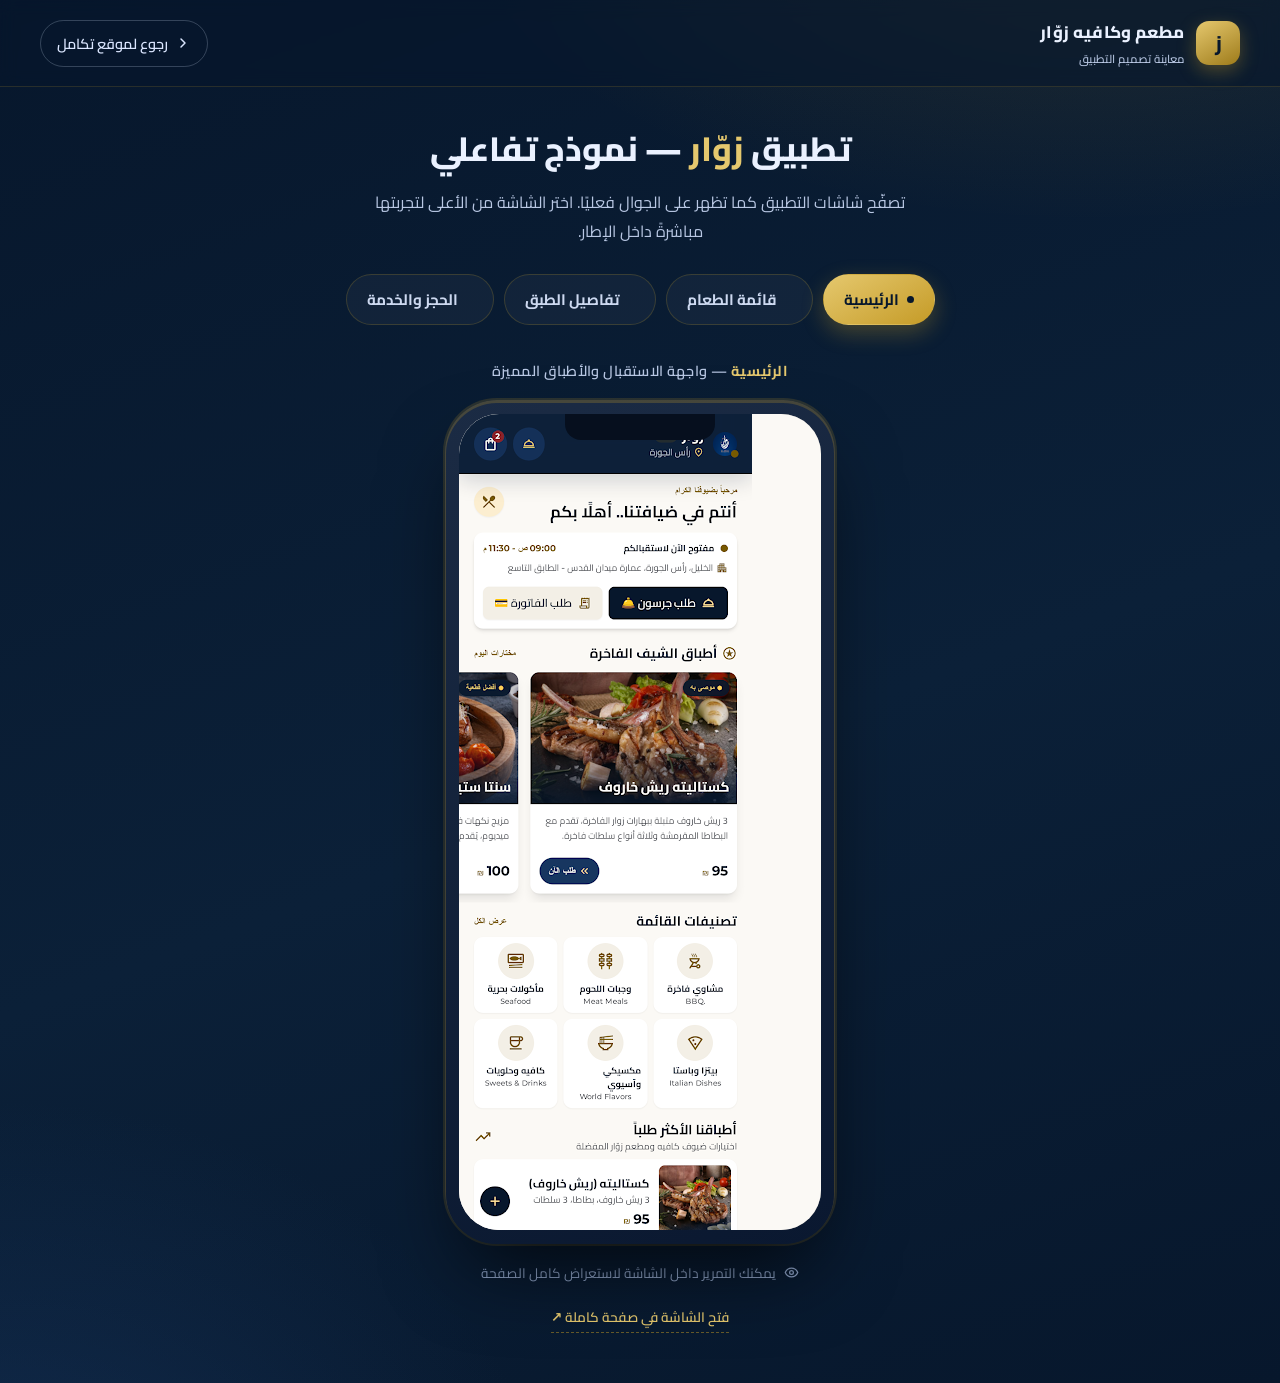
<file: zuwar/app.html>
<!DOCTYPE html>
<html lang="ar" dir="rtl">
<head>
  <meta charset="UTF-8" />
  <meta name="viewport" content="width=device-width, initial-scale=1.0" />
  <title>تطبيق مطعم زوّار — معاينة حية | تكامل</title>
  <meta name="description" content="معاينة حية لتصميم تطبيق مطعم وكافيه زوّار في الخليل: الرئيسية، قائمة الطعام، تفاصيل الطبق، وحجز الطاولة وطلب الخدمة." />
  <meta name="robots" content="index, follow" />
  <link rel="preconnect" href="https://fonts.googleapis.com" />
  <link rel="preconnect" href="https://fonts.gstatic.com" crossorigin />
  <link href="https://fonts.googleapis.com/css2?family=Cairo:wght@400;500;600;700;800&family=Montserrat:wght@500;600;700&display=swap" rel="stylesheet" />
  <link rel="icon" type="image/svg+xml" href="../favicon.svg" />
  <style>
    :root{
      --navy:#07172C; --navy-2:#0E294B; --navy-3:#173660;
      --gold:#C59B27; --gold-2:#E5C86E; --gold-deep:#9E7B1A;
      --cream:#FBF9F5; --ink:#0f1a40;
      --line:rgba(197,155,39,.28);
    }
    *{box-sizing:border-box;}
    html,body{margin:0;padding:0;}
    body{
      font-family:"Cairo",system-ui,sans-serif;
      color:#eaf1ff;
      min-height:100vh;
      background:
        radial-gradient(1100px 600px at 85% -10%, rgba(197,155,39,.16), transparent 60%),
        radial-gradient(900px 700px at 0% 110%, rgba(23,54,96,.55), transparent 60%),
        linear-gradient(160deg,#07172C 0%,#0b2038 55%,#07172C 100%);
      display:flex; flex-direction:column;
    }
    a{text-decoration:none;color:inherit;}

    /* Top bar */
    .bar{
      display:flex; align-items:center; justify-content:space-between; gap:14px;
      padding:16px clamp(16px,4vw,40px);
      border-bottom:1px solid rgba(197,155,39,.18);
      background:rgba(7,23,44,.55); backdrop-filter:blur(8px);
      position:sticky; top:0; z-index:20;
    }
    .brand{display:flex; align-items:center; gap:12px; min-width:0;}
    .brand-mark{
      width:44px;height:44px;border-radius:13px;flex:none;
      display:grid;place-items:center;
      background:linear-gradient(150deg,var(--gold-2),var(--gold-deep));
      color:var(--navy); font-weight:800; font-size:1.25rem; line-height:1;
      box-shadow:0 6px 18px rgba(197,155,39,.35);
    }
    .brand-txt{min-width:0;}
    .brand-txt b{display:block;font-size:1.05rem;font-weight:800;letter-spacing:.01em;white-space:nowrap;}
    .brand-txt span{display:block;font-size:.72rem;color:#b9c8e4;font-weight:500;white-space:nowrap;}
    .back{
      display:inline-flex;align-items:center;gap:7px;flex:none;
      font-size:.9rem;font-weight:600;color:#dbe6ff;
      border:1px solid rgba(219,230,255,.22);border-radius:999px;
      padding:9px 16px;transition:.2s;white-space:nowrap;
    }
    .back:hover{background:rgba(255,255,255,.08);border-color:var(--gold);color:#fff;}
    .back svg{width:16px;height:16px;}
    .back-short{display:none;}

    /* Intro */
    .intro{text-align:center;padding:30px 20px 6px;}
    .intro h1{margin:0 0 8px;font-size:clamp(1.5rem,4vw,2.1rem);font-weight:800;}
    .intro h1 .g{color:var(--gold-2);}
    .intro p{margin:0 auto;max-width:560px;color:#b9c8e4;font-size:1rem;line-height:1.8;}

    /* Tabs */
    .tabs{
      display:flex;flex-wrap:wrap;gap:10px;justify-content:center;
      padding:22px 16px 6px;
    }
    .tab{
      display:inline-flex;align-items:center;gap:8px;
      padding:10px 20px;border-radius:999px;cursor:pointer;
      font-family:inherit;font-size:.95rem;font-weight:700;
      color:#cdd9f0;background:rgba(255,255,255,.04);
      border:1px solid rgba(197,155,39,.22);transition:.22s;
    }
    .tab .dot{width:7px;height:7px;border-radius:50%;background:transparent;transition:.22s;}
    .tab:hover{color:#fff;border-color:var(--gold);}
    .tab.active{
      color:var(--navy);
      background:linear-gradient(150deg,var(--gold-2),var(--gold));
      border-color:transparent;box-shadow:0 8px 22px rgba(197,155,39,.32);
    }
    .tab.active .dot{background:var(--navy);}

    /* Stage + phone */
    .stage{
      flex:1;display:flex;flex-direction:column;align-items:center;
      padding:26px 16px 50px;gap:16px;
    }
    .screen-label{font-size:.9rem;color:#b9c8e4;font-weight:600;letter-spacing:.03em;}
    .screen-label b{color:var(--gold-2);}
    .phone{
      position:relative;width:390px;max-width:94vw;
      aspect-ratio:390/844;border-radius:52px;padding:14px;
      background:linear-gradient(160deg,#1b2b44,#0a1830);
      box-shadow:
        0 2px 0 1px rgba(197,155,39,.25) inset,
        0 40px 80px -20px rgba(0,0,0,.7),
        0 0 0 2px rgba(197,155,39,.18);
    }
    .phone::before{ /* notch */
      content:"";position:absolute;top:14px;left:50%;transform:translateX(-50%);
      width:150px;height:26px;background:#060f1e;border-radius:0 0 16px 16px;z-index:3;
    }
    .phone-screen{
      position:relative;width:100%;height:100%;
      border-radius:40px;overflow:hidden;background:var(--cream);
      box-shadow:0 0 0 1px rgba(0,0,0,.4) inset;
    }
    .phone-screen iframe{width:100%;height:100%;border:0;display:block;background:var(--cream);}
    .phone-loader{
      position:absolute;inset:0;display:grid;place-items:center;
      background:var(--cream);color:var(--gold-deep);z-index:2;transition:opacity .4s;
    }
    .phone-loader.hidden{opacity:0;pointer-events:none;}
    .spin{width:34px;height:34px;border-radius:50%;border:3px solid rgba(158,123,26,.25);
      border-top-color:var(--gold-deep);animation:spin .8s linear infinite;}
    @keyframes spin{to{transform:rotate(360deg);}}

    .hint{display:flex;align-items:center;gap:8px;color:#8ea3c6;font-size:.85rem;}
    .hint svg{width:15px;height:15px;}
    .open-raw{
      display:inline-flex;align-items:center;gap:7px;margin-top:2px;
      font-size:.85rem;font-weight:600;color:var(--gold-2);
      border-bottom:1px dashed rgba(197,155,39,.5);padding-bottom:2px;
    }
    .open-raw:hover{color:#fff;}

    @media (max-width:600px){
      .bar{padding:12px 16px;gap:10px;}
      .brand{gap:10px;}
      .brand-mark{width:38px;height:38px;border-radius:11px;font-size:1.05rem;}
      .brand-txt b{font-size:.92rem;}
      .brand-txt span{font-size:.66rem;}
      .back{padding:8px 13px;font-size:.85rem;}
      .back-long{display:none;}
      .back-short{display:inline;}

      .intro{padding:22px 18px 4px;}
      .intro h1{font-size:1.4rem;line-height:1.5;}
      .intro p{font-size:.9rem;line-height:1.7;}

      .tabs{gap:8px;padding:16px 12px 4px;}
      .tab{padding:8px 15px;font-size:.85rem;}

      .stage{padding:20px 14px 40px;gap:12px;}
      .screen-label{font-size:.82rem;text-align:center;}
      .hint{font-size:.78rem;text-align:center;justify-content:center;}
      .hint svg{flex:none;}
      .open-raw{font-size:.82rem;}
    }
    @media (max-width:480px){
      .phone{border-radius:44px;padding:11px;}
      .phone-screen{border-radius:34px;}
      .tab{padding:8px 13px;font-size:.82rem;}
    }
  </style>
</head>
<body>
  <div class="bar">
    <a class="brand" href="../index.html#zuwar">
      <span class="brand-mark">ز</span>
      <span class="brand-txt"><b>مطعم وكافيه زوّار</b><span>معاينة تصميم التطبيق</span></span>
    </a>
    <a class="back" href="../index.html#zuwar">
      <svg viewBox="0 0 24 24" fill="none" stroke="currentColor" stroke-width="2.2" stroke-linecap="round" stroke-linejoin="round"><path d="M9 6l6 6-6 6"/></svg>
      <span class="back-long">رجوع لموقع تكامل</span>
      <span class="back-short">رجوع</span>
    </a>
  </div>

  <div class="intro">
    <h1>تطبيق <span class="g">زوّار</span> — نموذج تفاعلي</h1>
    <p>تصفّح شاشات التطبيق كما تظهر على الجوال فعليًا. اختر الشاشة من الأعلى لتجربتها مباشرةً داخل الإطار.</p>
  </div>

  <div class="tabs" id="tabs"></div>

  <div class="stage">
    <div class="screen-label" id="screenLabel"></div>
    <div class="phone">
      <div class="phone-screen">
        <div class="phone-loader" id="loader"><div class="spin"></div></div>
        <iframe id="frame" title="معاينة شاشة تطبيق زوّار" loading="lazy"></iframe>
      </div>
    </div>
    <div class="hint">
      <svg viewBox="0 0 24 24" fill="none" stroke="currentColor" stroke-width="2" stroke-linecap="round" stroke-linejoin="round"><path d="M2 12s3-7 10-7 10 7 10 7-3 7-10 7-10-7-10-7z"/><circle cx="12" cy="12" r="3"/></svg>
      يمكنك التمرير داخل الشاشة لاستعراض كامل الصفحة
    </div>
    <a class="open-raw" id="openRaw" target="_blank" rel="noopener">فتح الشاشة في صفحة كاملة ↗</a>
  </div>

  <script>
    var SCREENS = [
      { key:"home",        file:"screens/home.png",        label:"الرئيسية",          desc:"واجهة الاستقبال والأطباق المميزة" },
      { key:"menu",        file:"screens/menu.png",        label:"قائمة الطعام",       desc:"عرض الأصناف بالصور والأسعار" },
      { key:"dish",        file:"screens/dish.png",        label:"تفاصيل الطبق",       desc:"خيارات الطهي والإضافات والطلب" },
      { key:"reservation", file:"screens/reservation.png", label:"الحجز والخدمة",      desc:"حجز طاولة، طلب الجرسون والفاتورة" }
    ];
    var tabs = document.getElementById("tabs");
    var frame = document.getElementById("frame");
    var loader = document.getElementById("loader");
    var label = document.getElementById("screenLabel");
    var openRaw = document.getElementById("openRaw");

    function params(){ try { return new URLSearchParams(location.search); } catch(e){ return { get:function(){return null;} }; } }
    var startKey = params().get("screen") || "home";
    if(!SCREENS.some(function(s){return s.key===startKey;})) startKey = "home";

    SCREENS.forEach(function(s){
      var b = document.createElement("button");
      b.className = "tab";
      b.type = "button";
      b.innerHTML = '<span class="dot"></span>' + s.label;
      b.setAttribute("data-key", s.key);
      b.addEventListener("click", function(){ select(s.key); });
      tabs.appendChild(b);
    });

    function select(key){
      var s = SCREENS.filter(function(x){return x.key===key;})[0];
      if(!s) return;
      loader.classList.remove("hidden");
      frame.src = s.file;
      openRaw.href = s.file;
      label.innerHTML = '<b>' + s.label + '</b> — ' + s.desc;
      Array.prototype.forEach.call(tabs.children, function(b){
        b.classList.toggle("active", b.getAttribute("data-key")===key);
      });
      try { history.replaceState(null,"","?screen="+key); } catch(e){}
    }

    frame.addEventListener("load", function(){ loader.classList.add("hidden"); });
    select(startKey);
  </script>
</body>
</html>
</file>
